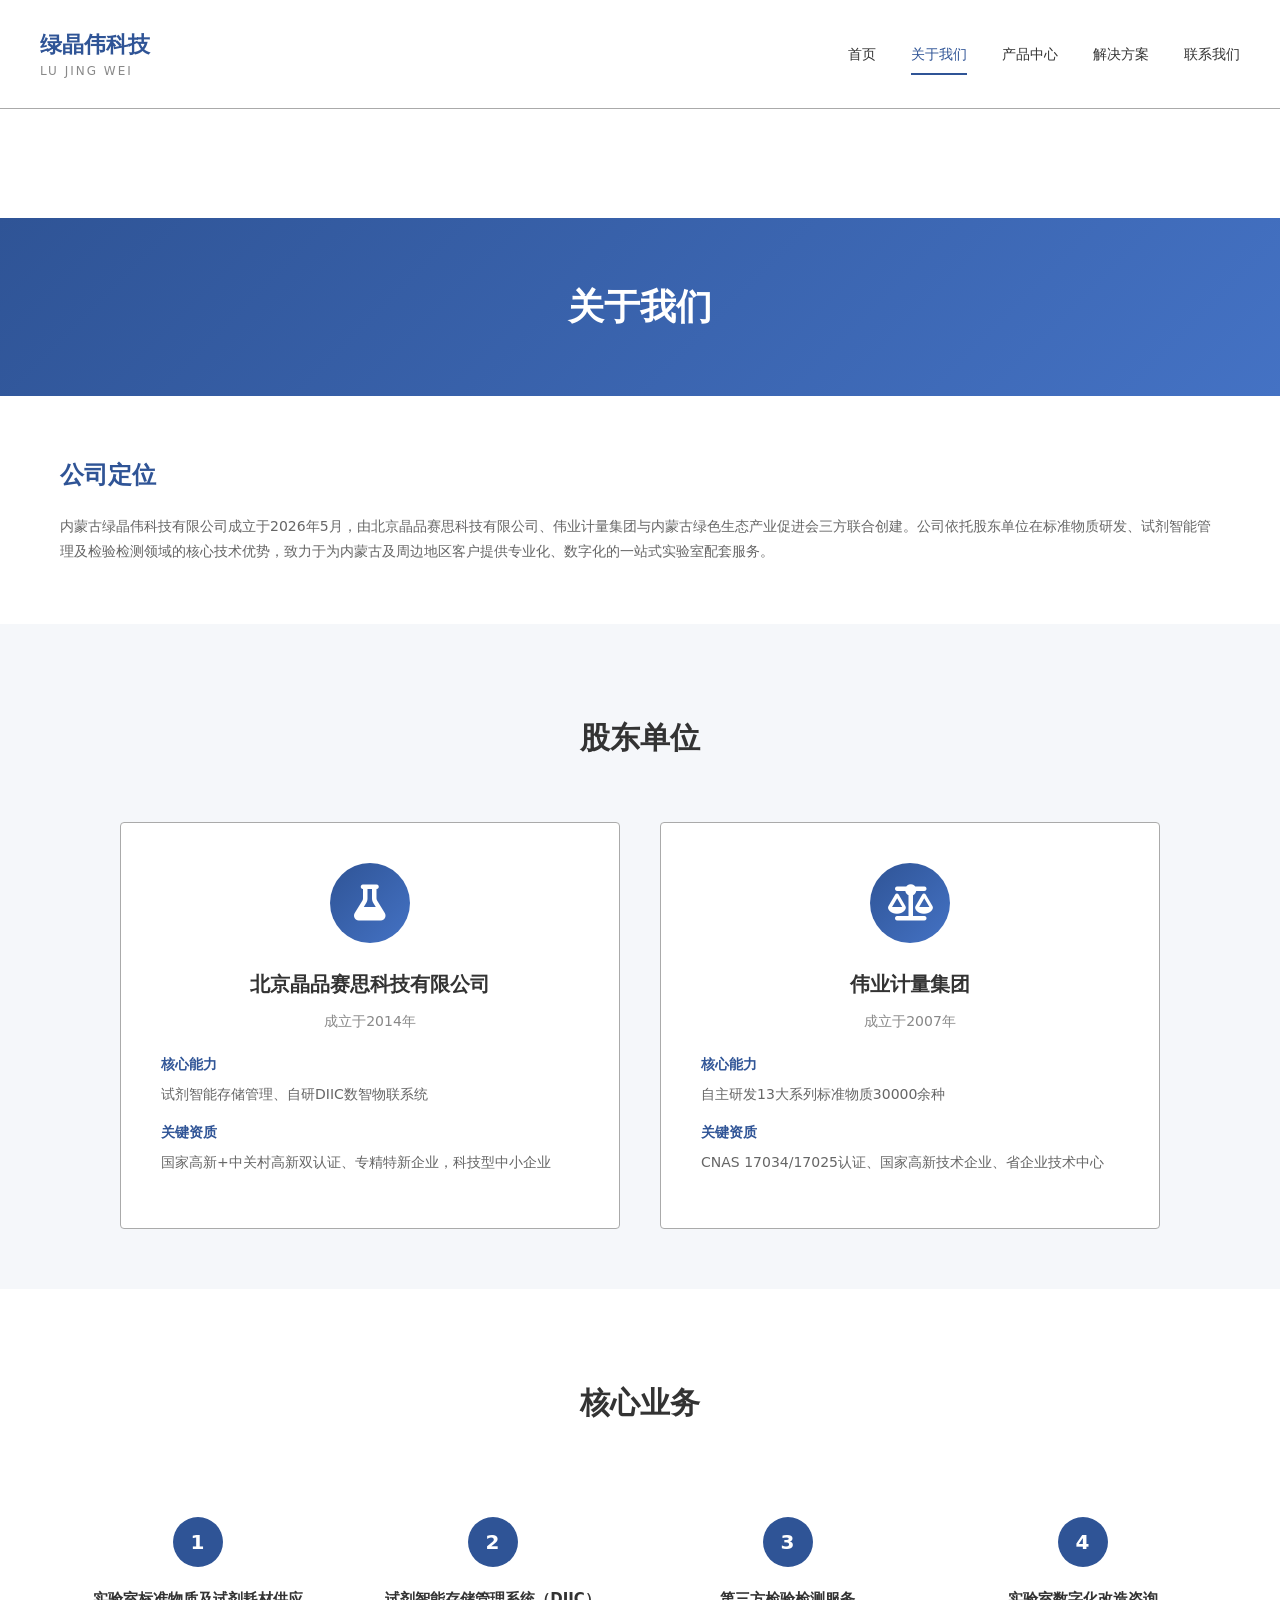
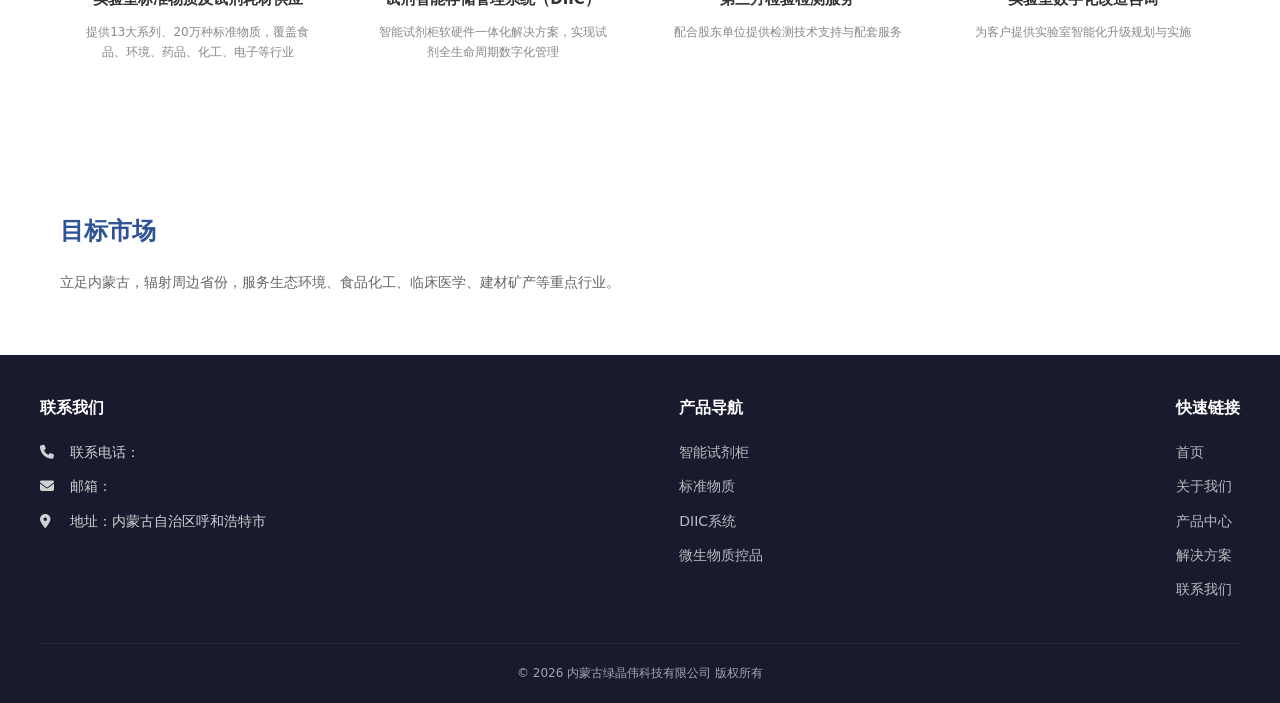
<file: about.html>
<!DOCTYPE html>
<html lang="zh-CN">
<head>
    <meta charset="UTF-8">
    <meta name="viewport" content="width=device-width, initial-scale=1.0">
    <title>关于我们 - 内蒙古绿晶伟科技有限公司</title>
    <meta name="description" content="内蒙古绿晶伟科技有限公司成立于2026年，由北京晶品赛思科技有限公司、伟业计量集团与内蒙古绿色生态产业促进会三方联合创建">
    <link rel="stylesheet" href="style.css">
    <link rel="stylesheet" href="https://cdnjs.cloudflare.com/ajax/libs/font-awesome/6.4.0/css/all.min.css">
</head>
<body>
    <!-- 头部导航 -->
    <header class="header">
        <div class="header-inner">
            <div class="logo">
                <div class="logo-text">
                    <h1>绿晶伟科技</h1>
                    <span>LU JING WEI</span>
                </div>
            </div>
            <nav class="nav">
                <a href="index.html">首页</a>
                <a href="about.html" class="active">关于我们</a>
                <a href="products.html">产品中心</a>
                <a href="solutions.html">解决方案</a>
                <a href="contact.html">联系我们</a>
            </nav>
        </div>
    </header>

    <!-- 页面标题 -->
    <section class="page-title">
        <h2>关于我们</h2>
    </section>

    <!-- 公司简介 -->
    <section class="about-main">
        <div class="about-container">
            <div class="about-content">
                <h2>公司定位</h2>
                <p>内蒙古绿晶伟科技有限公司成立于2026年5月，由北京晶品赛思科技有限公司、伟业计量集团与内蒙古绿色生态产业促进会三方联合创建。公司依托股东单位在标准物质研发、试剂智能管理及检验检测领域的核心技术优势，致力于为内蒙古及周边地区客户提供专业化、数字化的一站式实验室配套服务。</p>
            </div>
        </div>
    </section>

    <!-- 股东单位 -->
    <section class="about-shareholders">
        <div class="section-header">
            <h2>股东单位</h2>
        </div>
        <div class="shareholders-container">
            <div class="shareholder-card">
                <div class="shareholder-icon">
                    <i class="fas fa-flask"></i>
                </div>
                <h3>北京晶品赛思科技有限公司</h3>
                <p class="year">成立于2014年</p>
                <div class="capability">
                    <h4>核心能力</h4>
                    <p>试剂智能存储管理、自研DIIC数智物联系统</p>
                </div>
                <div class="qualification">
                    <h4>关键资质</h4>
                    <p>国家高新+中关村高新双认证、专精特新企业，科技型中小企业</p>
                </div>
            </div>
            <div class="shareholder-card">
                <div class="shareholder-icon">
                    <i class="fas fa-balance-scale"></i>
                </div>
                <h3>伟业计量集团</h3>
                <p class="year">成立于2007年</p>
                <div class="capability">
                    <h4>核心能力</h4>
                    <p>自主研发13大系列标准物质30000余种</p>
                </div>
                <div class="qualification">
                    <h4>关键资质</h4>
                    <p>CNAS 17034/17025认证、国家高新技术企业、省企业技术中心</p>
                </div>
            </div>
        </div>
    </section>

    <!-- 核心业务 -->
    <section class="about-business">
        <div class="section-header">
            <h2>核心业务</h2>
        </div>
        <div class="business-container">
            <div class="business-item">
                <div class="business-num">1</div>
                <h3>实验室标准物质及试剂耗材供应</h3>
                <p>提供13大系列、20万种标准物质，覆盖食品、环境、药品、化工、电子等行业</p>
            </div>
            <div class="business-item">
                <div class="business-num">2</div>
                <h3>试剂智能存储管理系统（DIIC）</h3>
                <p>智能试剂柜软硬件一体化解决方案，实现试剂全生命周期数字化管理</p>
            </div>
            <div class="business-item">
                <div class="business-num">3</div>
                <h3>第三方检验检测服务</h3>
                <p>配合股东单位提供检测技术支持与配套服务</p>
            </div>
            <div class="business-item">
                <div class="business-num">4</div>
                <h3>实验室数字化改造咨询</h3>
                <p>为客户提供实验室智能化升级规划与实施</p>
            </div>
        </div>
    </section>

    <!-- 目标市场 -->
    <section class="about-market">
        <div class="about-container">
            <div class="about-content">
                <h2>目标市场</h2>
                <p>立足内蒙古，辐射周边省份，服务生态环境、食品化工、临床医学、建材矿产等重点行业。</p>
            </div>
        </div>
    </section>

    <!-- 底部 -->
    <footer class="footer">
        <div class="footer-inner">
            <div class="footer-contact">
                <h3>联系我们</h3>
                <p><i class="fas fa-phone"></i> 联系电话：</p>
                <p><i class="fas fa-envelope"></i> 邮箱：</p>
                <p><i class="fas fa-map-marker-alt"></i> 地址：内蒙古自治区呼和浩特市</p>
            </div>
            <div class="footer-nav">
                <h3>产品导航</h3>
                <a href="products.html">智能试剂柜</a>
                <a href="products.html">标准物质</a>
                <a href="products.html">DIIC系统</a>
                <a href="products.html">微生物质控品</a>
            </div>
            <div class="footer-links">
                <h3>快速链接</h3>
                <a href="index.html">首页</a>
                <a href="about.html">关于我们</a>
                <a href="products.html">产品中心</a>
                <a href="solutions.html">解决方案</a>
                <a href="contact.html">联系我们</a>
            </div>
        </div>
        <div class="footer-bottom">
            <p>&copy; 2026 内蒙古绿晶伟科技有限公司 版权所有</p>
        </div>
    </footer>

    <style>
        .page-title {
            background: linear-gradient(135deg, #2F5496 0%, #4472C4 100%);
            padding: 60px 0;
            text-align: center;
            color: #fff;
            margin-top: 109px;
        }
        .page-title h2 {
            font-size: 36px;
        }
        .about-main, .about-market {
            padding: 60px 0;
            background-color: #fff;
        }
        .about-container {
            width: 1200px;
            margin: 0 auto;
            padding: 0 20px;
        }
        .about-content h2 {
            font-size: 24px;
            color: #2F5496;
            margin-bottom: 20px;
        }
        .about-content p {
            font-size: 14px;
            color: #666;
            line-height: 1.8;
        }
        .about-shareholders {
            padding: 40px 0 60px;
            background-color: #f5f7fa;
        }
        .shareholders-container {
            width: 1200px;
            margin: 0 auto;
            display: flex;
            gap: 40px;
            justify-content: center;
            padding: 0 20px;
        }
        .shareholder-card {
            width: 500px;
            background-color: #fff;
            padding: 40px;
            border: 1px solid #aaa;
            border-radius: 4px;
        }
        .shareholder-icon {
            width: 80px;
            height: 80px;
            background: linear-gradient(135deg, #2F5496, #4472C4);
            border-radius: 50%;
            display: flex;
            align-items: center;
            justify-content: center;
            margin: 0 auto 25px;
        }
        .shareholder-icon i {
            font-size: 36px;
            color: #fff;
        }
        .shareholder-card h3 {
            font-size: 20px;
            text-align: center;
            margin-bottom: 10px;
        }
        .shareholder-card .year {
            text-align: center;
            color: #888;
            margin-bottom: 20px;
            font-size: 14px;
        }
        .shareholder-card h4 {
            font-size: 14px;
            color: #2F5496;
            margin-bottom: 8px;
        }
        .shareholder-card p {
            font-size: 14px;
            color: #666;
            line-height: 1.6;
            margin-bottom: 15px;
        }
        .about-business {
            padding: 40px 0 60px;
            background-color: #fff;
        }
        .business-container {
            width: 1200px;
            margin: 0 auto;
            display: grid;
            grid-template-columns: repeat(4, 1fr);
            gap: 20px;
            padding: 0 20px;
        }
        .business-item {
            text-align: center;
            padding: 30px 20px;
        }
        .business-num {
            width: 50px;
            height: 50px;
            background-color: #2F5496;
            color: #fff;
            border-radius: 50%;
            display: flex;
            align-items: center;
            justify-content: center;
            margin: 0 auto 20px;
            font-size: 20px;
            font-weight: bold;
        }
        .business-item h3 {
            font-size: 15px;
            margin-bottom: 12px;
        }
        .business-item p {
            font-size: 12px;
            color: #888;
        }
        @media (max-width: 1200px) {
            .about-container, .shareholders-container, .business-container {
                width: 100%;
            }
        }
        @media (max-width: 768px) {
            .shareholders-container {
                flex-direction: column;
            }
            .shareholder-card {
                width: 100%;
            }
            .business-container {
                grid-template-columns: repeat(2, 1fr);
            }
        }
    </style>

    <script src="script.js"></script>
</body>
</html>
</file>
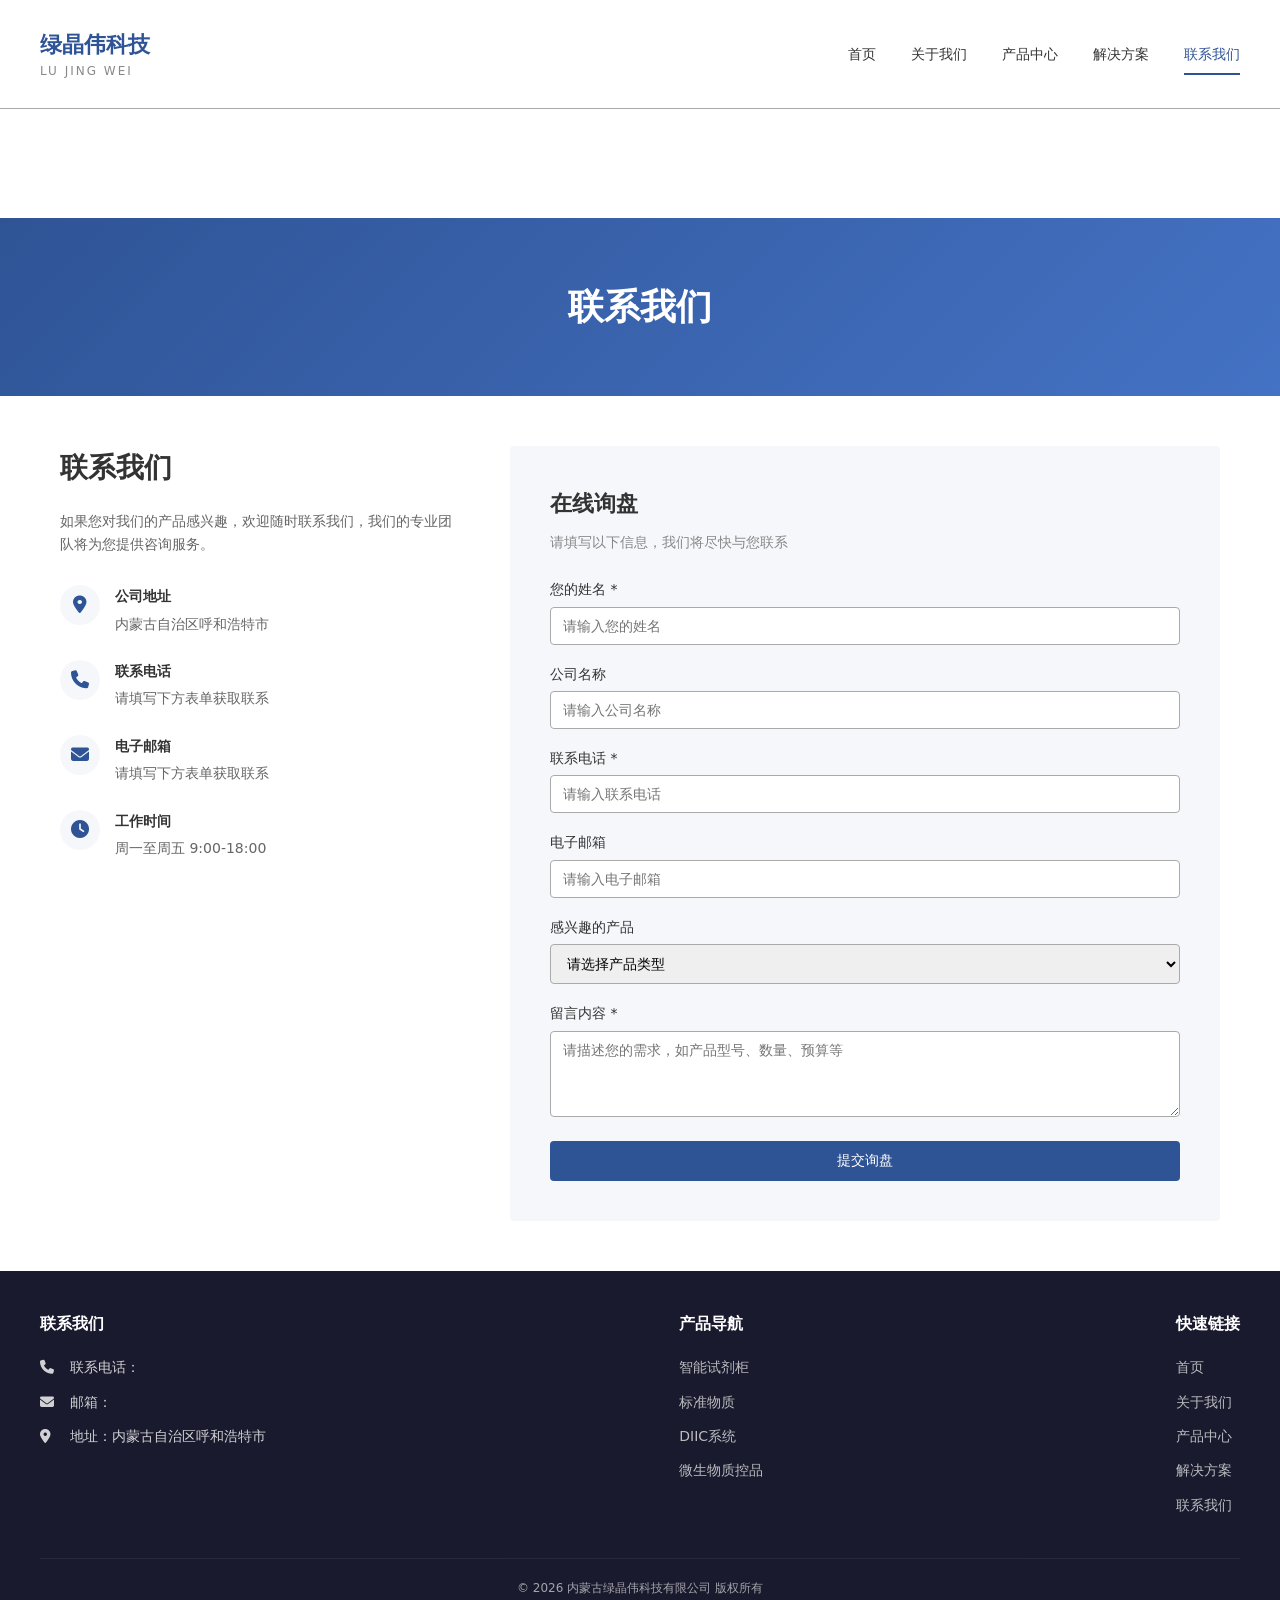
<file: contact.html>
<!DOCTYPE html>
<html lang="zh-CN">
<head>
    <meta charset="UTF-8">
    <meta name="viewport" content="width=device-width, initial-scale=1.0">
    <title>联系我们 - 内蒙古绿晶伟科技有限公司</title>
    <meta name="description" content="联系内蒙古绿晶伟科技有限公司，获取智能试剂柜和标准物质报价">
    <link rel="stylesheet" href="style.css">
    <link rel="stylesheet" href="https://cdnjs.cloudflare.com/ajax/libs/font-awesome/6.4.0/css/all.min.css">
    <style>
        .page-title {
            background: linear-gradient(135deg, #2F5496 0%, #4472C4 100%);
            padding: 60px 0;
            text-align: center;
            color: #fff;
            margin-top: 109px;
        }
        .page-title h2 {
            font-size: 36px;
        }
        .contact-section {
            padding: 50px 0;
            background-color: #fff;
        }
        .contact-container {
            width: 1200px;
            margin: 0 auto;
            display: flex;
            gap: 50px;
            padding: 0 20px;
        }
        .contact-info {
            width: 400px;
            flex-shrink: 0;
        }
        .contact-info h2 {
            font-size: 28px;
            margin-bottom: 20px;
        }
        .contact-info > p {
            font-size: 14px;
            color: #666;
            margin-bottom: 30px;
        }
        .contact-item {
            display: flex;
            gap: 15px;
            margin-bottom: 25px;
        }
        .contact-icon {
            width: 40px;
            height: 40px;
            background-color: #f5f7fa;
            border-radius: 50%;
            display: flex;
            align-items: center;
            justify-content: center;
            flex-shrink: 0;
        }
        .contact-icon i {
            font-size: 18px;
            color: #2F5496;
        }
        .contact-text h4 {
            font-size: 14px;
            margin-bottom: 5px;
        }
        .contact-text p {
            font-size: 14px;
            color: #666;
        }
        .contact-form-wrapper {
            flex: 1;
            background-color: #f5f7fa;
            padding: 40px;
            border-radius: 4px;
        }
        .contact-form-wrapper h2 {
            font-size: 22px;
            margin-bottom: 10px;
        }
        .contact-form-wrapper > p {
            font-size: 14px;
            color: #888;
            margin-bottom: 25px;
        }
        .form-group {
            margin-bottom: 18px;
        }
        .form-group label {
            display: block;
            font-size: 14px;
            margin-bottom: 6px;
            font-weight: 500;
        }
        .form-group input,
        .form-group select,
        .form-group textarea {
            width: 100%;
            padding: 10px 12px;
            border: 1px solid #aaa;
            border-radius: 4px;
            font-size: 14px;
            font-family: inherit;
        }
        .form-group input:focus,
        .form-group select:focus,
        .form-group textarea:focus {
            outline: none;
            border-color: #2F5496;
        }
        .btn-submit {
            width: 100%;
            height: 40px;
            background-color: #2F5496;
            color: #fff;
            border: none;
            border-radius: 4px;
            font-size: 14px;
            cursor: pointer;
            transition: background-color 0.3s;
        }
        .btn-submit:hover {
            background-color: #4472C4;
        }
        @media (max-width: 1200px) {
            .contact-container {
                width: 100%;
            }
        }
        @media (max-width: 768px) {
            .contact-container {
                flex-direction: column;
            }
            .contact-info {
                width: 100%;
            }
        }
    </style>
</head>
<body>
    <!-- 头部导航 -->
    <header class="header">
        <div class="header-inner">
            <div class="logo">
                <div class="logo-text">
                    <h1>绿晶伟科技</h1>
                    <span>LU JING WEI</span>
                </div>
            </div>
            <nav class="nav">
                <a href="index.html">首页</a>
                <a href="about.html">关于我们</a>
                <a href="products.html">产品中心</a>
                <a href="solutions.html">解决方案</a>
                <a href="contact.html" class="active">联系我们</a>
            </nav>
        </div>
    </header>

    <!-- 页面标题 -->
    <section class="page-title">
        <h2>联系我们</h2>
    </section>

    <!-- 联系方式 -->
    <section class="contact-section">
        <div class="contact-container">
            <!-- 联系信息 -->
            <div class="contact-info">
                <h2>联系我们</h2>
                <p>如果您对我们的产品感兴趣，欢迎随时联系我们，我们的专业团队将为您提供咨询服务。</p>

                <div class="contact-item">
                    <div class="contact-icon">
                        <i class="fas fa-map-marker-alt"></i>
                    </div>
                    <div class="contact-text">
                        <h4>公司地址</h4>
                        <p>内蒙古自治区呼和浩特市</p>
                    </div>
                </div>
                <div class="contact-item">
                    <div class="contact-icon">
                        <i class="fas fa-phone"></i>
                    </div>
                    <div class="contact-text">
                        <h4>联系电话</h4>
                        <p>请填写下方表单获取联系</p>
                    </div>
                </div>
                <div class="contact-item">
                    <div class="contact-icon">
                        <i class="fas fa-envelope"></i>
                    </div>
                    <div class="contact-text">
                        <h4>电子邮箱</h4>
                        <p>请填写下方表单获取联系</p>
                    </div>
                </div>
                <div class="contact-item">
                    <div class="contact-icon">
                        <i class="fas fa-clock"></i>
                    </div>
                    <div class="contact-text">
                        <h4>工作时间</h4>
                        <p>周一至周五 9:00-18:00</p>
                    </div>
                </div>
            </div>

            <!-- 在线询盘表单 -->
            <div class="contact-form-wrapper">
                <h2>在线询盘</h2>
                <p>请填写以下信息，我们将尽快与您联系</p>

                <form class="contact-form" id="inquiryForm">
                    <div class="form-group">
                        <label for="name">您的姓名 *</label>
                        <input type="text" id="name" name="name" required placeholder="请输入您的姓名">
                    </div>
                    <div class="form-group">
                        <label for="company">公司名称</label>
                        <input type="text" id="company" name="company" placeholder="请输入公司名称">
                    </div>
                    <div class="form-group">
                        <label for="phone">联系电话 *</label>
                        <input type="tel" id="phone" name="phone" required placeholder="请输入联系电话">
                    </div>
                    <div class="form-group">
                        <label for="email">电子邮箱</label>
                        <input type="email" id="email" name="email" placeholder="请输入电子邮箱">
                    </div>
                    <div class="form-group">
                        <label for="product">感兴趣的产品</label>
                        <select id="product" name="product">
                            <option value="">请选择产品类型</option>
                            <option value="智能试剂柜">智能试剂柜系列</option>
                            <option value="标准物质">标准物质/标品标物</option>
                            <option value="DIIC系统">DIIC数智物联系统</option>
                            <option value="微生物质控品">微生物质控品</option>
                            <option value="其他">其他咨询</option>
                        </select>
                    </div>
                    <div class="form-group">
                        <label for="message">留言内容 *</label>
                        <textarea id="message" name="message" rows="4" required placeholder="请描述您的需求，如产品型号、数量、预算等"></textarea>
                    </div>
                    <button type="submit" class="btn-submit">提交询盘</button>
                </form>
            </div>
        </div>
    </section>

    <!-- 底部 -->
    <footer class="footer">
        <div class="footer-inner">
            <div class="footer-contact">
                <h3>联系我们</h3>
                <p><i class="fas fa-phone"></i> 联系电话：</p>
                <p><i class="fas fa-envelope"></i> 邮箱：</p>
                <p><i class="fas fa-map-marker-alt"></i> 地址：内蒙古自治区呼和浩特市</p>
            </div>
            <div class="footer-nav">
                <h3>产品导航</h3>
                <a href="products.html">智能试剂柜</a>
                <a href="products.html">标准物质</a>
                <a href="products.html">DIIC系统</a>
                <a href="products.html">微生物质控品</a>
            </div>
            <div class="footer-links">
                <h3>快速链接</h3>
                <a href="index.html">首页</a>
                <a href="about.html">关于我们</a>
                <a href="products.html">产品中心</a>
                <a href="solutions.html">解决方案</a>
                <a href="contact.html">联系我们</a>
            </div>
        </div>
        <div class="footer-bottom">
            <p>&copy; 2026 内蒙古绿晶伟科技有限公司 版权所有</p>
        </div>
    </footer>

    <script src="script.js"></script>
</body>
</html>
</file>
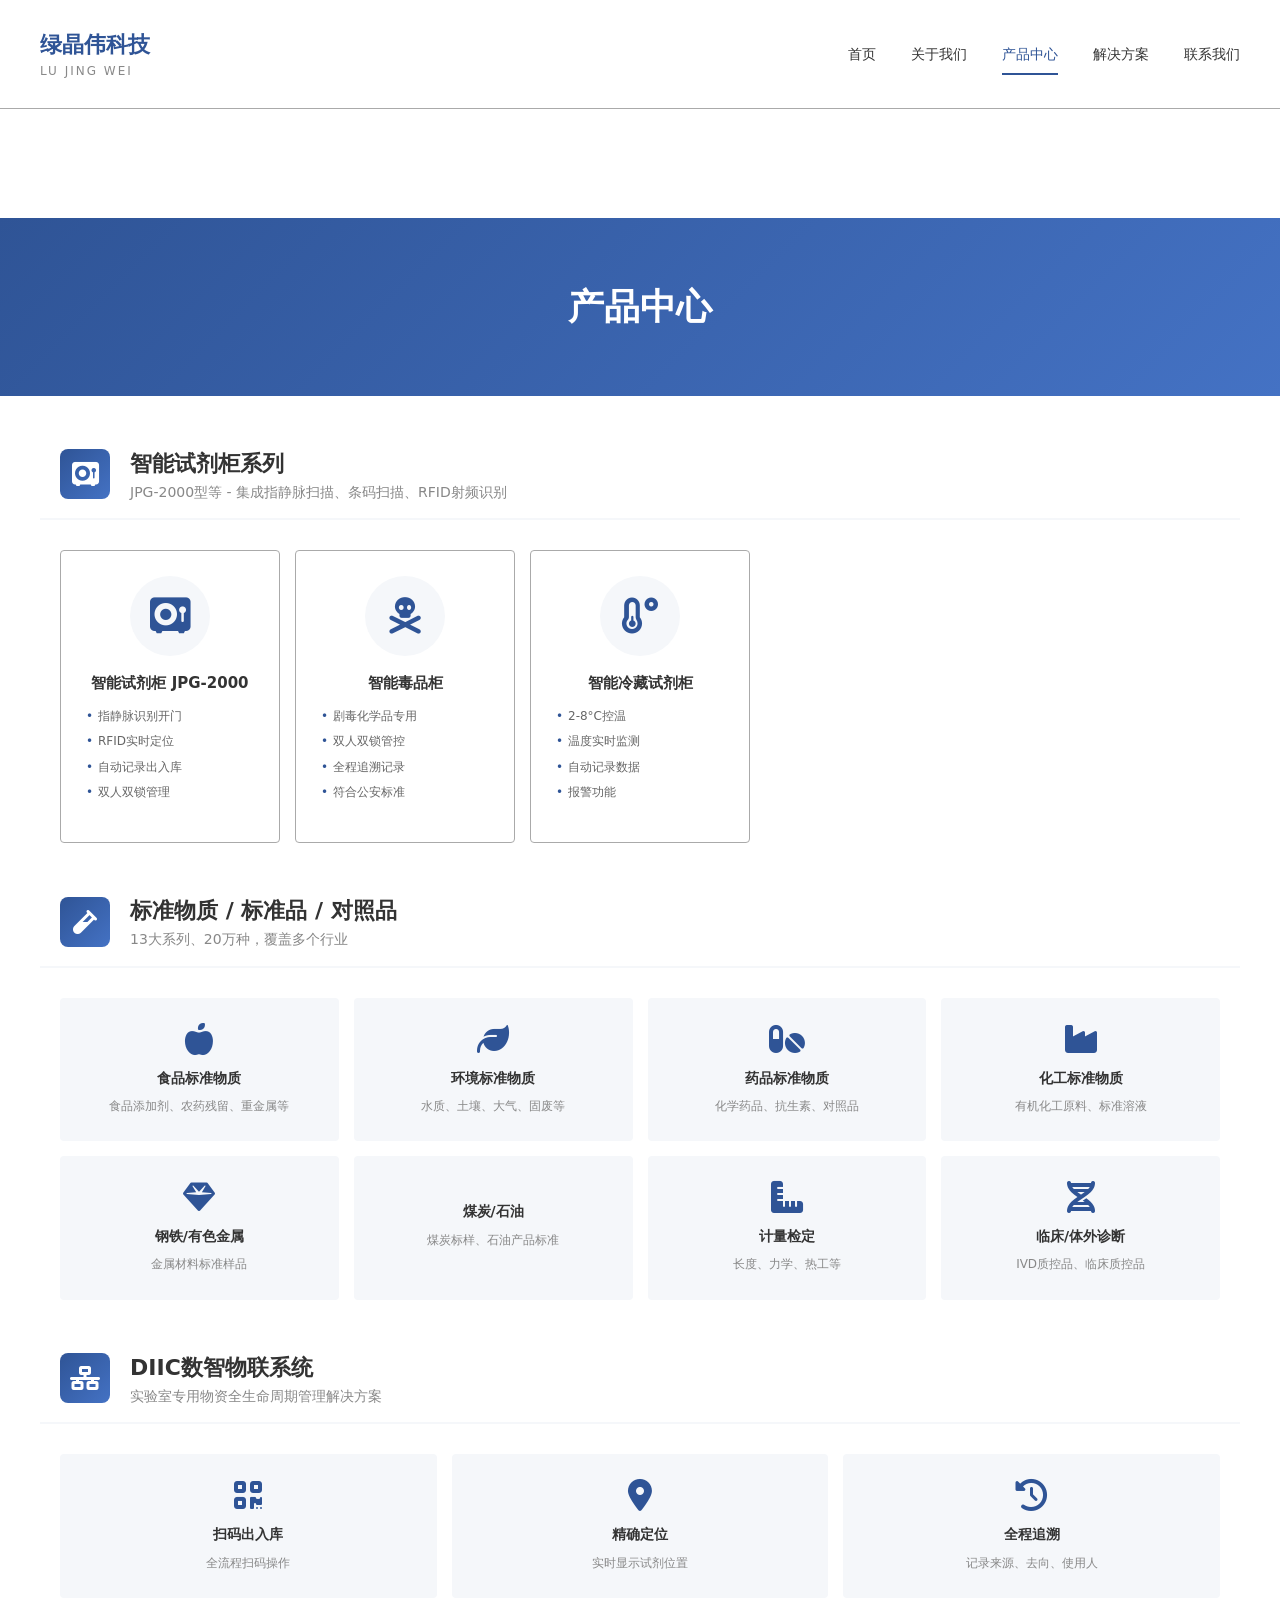
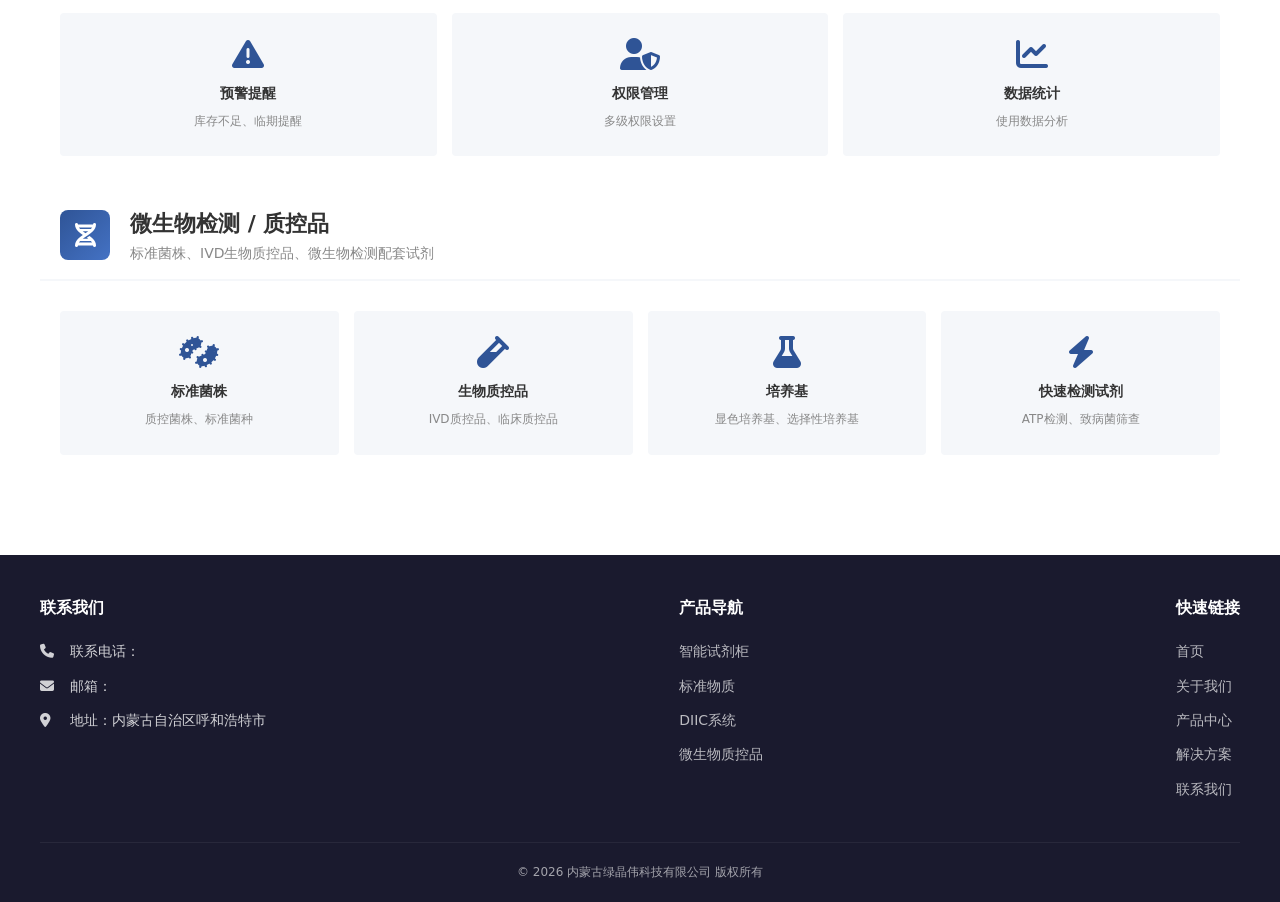
<file: products.html>
<!DOCTYPE html>
<html lang="zh-CN">
<head>
    <meta charset="UTF-8">
    <meta name="viewport" content="width=device-width, initial-scale=1.0">
    <title>产品中心 - 内蒙古绿晶伟科技有限公司</title>
    <meta name="description" content="内蒙古绿晶伟科技提供智能试剂柜、DIIC数智物联系统、标准物质、微生物质控品等全系列产品">
    <link rel="stylesheet" href="style.css">
    <link rel="stylesheet" href="https://cdnjs.cloudflare.com/ajax/libs/font-awesome/6.4.0/css/all.min.css">
    <style>
        .page-title {
            background: linear-gradient(135deg, #2F5496 0%, #4472C4 100%);
            padding: 60px 0;
            text-align: center;
            color: #fff;
            margin-top: 109px;
        }
        .page-title h2 {
            font-size: 36px;
        }
        .products-section {
            padding: 50px 0;
            background-color: #fff;
        }
        .product-category {
            margin-bottom: 50px;
        }
        .category-header {
            width: 1200px;
            margin: 0 auto 30px;
            padding: 0 20px;
            display: flex;
            align-items: center;
            gap: 20px;
            border-bottom: 2px solid #f5f7fa;
            padding-bottom: 15px;
        }
        .category-icon {
            width: 50px;
            height: 50px;
            background: linear-gradient(135deg, #2F5496, #4472C4);
            border-radius: 8px;
            display: flex;
            align-items: center;
            justify-content: center;
        }
        .category-icon i {
            font-size: 24px;
            color: #fff;
        }
        .category-info h2 {
            font-size: 22px;
        }
        .category-info p {
            font-size: 14px;
            color: #888;
        }
        .products-grid {
            width: 1200px;
            margin: 0 auto;
            display: flex;
            gap: 15px;
            overflow-x: auto;
            padding: 0 20px;
        }
        .product-detail-card {
            width: 220px;
            flex-shrink: 0;
            background-color: #fff;
            border: 1px solid #aaa;
            border-radius: 4px;
            padding: 25px;
            text-align: center;
            transition: all 0.3s;
        }
        .product-detail-card:hover {
            box-shadow: 0 4px 15px rgba(0,0,0,0.1);
        }
        .product-image {
            width: 80px;
            height: 80px;
            background-color: #f5f7fa;
            border-radius: 50%;
            display: flex;
            align-items: center;
            justify-content: center;
            margin: 0 auto 15px;
        }
        .product-image i {
            font-size: 36px;
            color: #2F5496;
        }
        .product-detail-card h3 {
            font-size: 15px;
            margin-bottom: 12px;
        }
        .product-detail-card ul {
            text-align: left;
            margin-bottom: 15px;
        }
        .product-detail-card li {
            font-size: 12px;
            color: #666;
            margin-bottom: 6px;
            padding-left: 12px;
            position: relative;
        }
        .product-detail-card li::before {
            content: '•';
            position: absolute;
            left: 0;
            color: #2F5496;
        }
        .standards-grid {
            width: 1200px;
            margin: 0 auto;
            display: grid;
            grid-template-columns: repeat(4, 1fr);
            gap: 15px;
            padding: 0 20px;
        }
        .standard-item {
            background-color: #f5f7fa;
            padding: 25px;
            border-radius: 4px;
            text-align: center;
            transition: all 0.3s;
        }
        .standard-item:hover {
            background-color: #2F5496;
            color: #fff;
        }
        .standard-item:hover i {
            color: #fff;
        }
        .standard-item i {
            font-size: 32px;
            color: #2F5496;
            margin-bottom: 12px;
        }
        .standard-item h3 {
            font-size: 14px;
            margin-bottom: 8px;
        }
        .standard-item p {
            font-size: 12px;
            color: #888;
        }
        .diic-features {
            width: 1200px;
            margin: 0 auto;
            display: grid;
            grid-template-columns: repeat(3, 1fr);
            gap: 15px;
            padding: 0 20px;
        }
        .diic-feature {
            background-color: #f5f7fa;
            padding: 25px;
            border-radius: 4px;
            text-align: center;
        }
        .diic-feature i {
            font-size: 32px;
            color: #2F5496;
            margin-bottom: 12px;
        }
        .diic-feature h4 {
            font-size: 14px;
            margin-bottom: 8px;
        }
        .diic-feature p {
            font-size: 12px;
            color: #888;
        }
        @media (max-width: 1200px) {
            .category-header, .products-grid, .standards-grid, .diic-features {
                width: 100%;
            }
        }
        @media (max-width: 768px) {
            .standards-grid {
                grid-template-columns: repeat(2, 1fr);
            }
            .diic-features {
                grid-template-columns: 1fr;
            }
        }
    </style>
</head>
<body>
    <!-- 头部导航 -->
    <header class="header">
        <div class="header-inner">
            <div class="logo">
                <div class="logo-text">
                    <h1>绿晶伟科技</h1>
                    <span>LU JING WEI</span>
                </div>
            </div>
            <nav class="nav">
                <a href="index.html">首页</a>
                <a href="about.html">关于我们</a>
                <a href="products.html" class="active">产品中心</a>
                <a href="solutions.html">解决方案</a>
                <a href="contact.html">联系我们</a>
            </nav>
        </div>
    </header>

    <!-- 页面标题 -->
    <section class="page-title">
        <h2>产品中心</h2>
    </section>

    <!-- 产品列表 -->
    <section class="products-section">
        <!-- 智能试剂柜 -->
        <div class="product-category">
            <div class="category-header">
                <div class="category-icon"><i class="fas fa-vault"></i></div>
                <div class="category-info">
                    <h2>智能试剂柜系列</h2>
                    <p>JPG-2000型等 - 集成指静脉扫描、条码扫描、RFID射频识别</p>
                </div>
            </div>
            <div class="products-grid">
                <div class="product-detail-card">
                    <div class="product-image"><i class="fas fa-vault"></i></div>
                    <h3>智能试剂柜 JPG-2000</h3>
                    <ul>
                        <li>指静脉识别开门</li>
                        <li>RFID实时定位</li>
                        <li>自动记录出入库</li>
                        <li>双人双锁管理</li>
                    </ul>
                </div>
                <div class="product-detail-card">
                    <div class="product-image"><i class="fas fa-skull-crossbones"></i></div>
                    <h3>智能毒品柜</h3>
                    <ul>
                        <li>剧毒化学品专用</li>
                        <li>双人双锁管控</li>
                        <li>全程追溯记录</li>
                        <li>符合公安标准</li>
                    </ul>
                </div>
                <div class="product-detail-card">
                    <div class="product-image"><i class="fas fa-temperature-low"></i></div>
                    <h3>智能冷藏试剂柜</h3>
                    <ul>
                        <li>2-8°C控温</li>
                        <li>温度实时监测</li>
                        <li>自动记录数据</li>
                        <li>报警功能</li>
                    </ul>
                </div>
            </div>
        </div>

        <!-- 标准物质 -->
        <div class="product-category">
            <div class="category-header">
                <div class="category-icon"><i class="fas fa-vial"></i></div>
                <div class="category-info">
                    <h2>标准物质 / 标准品 / 对照品</h2>
                    <p>13大系列、20万种，覆盖多个行业</p>
                </div>
            </div>
            <div class="standards-grid">
                <div class="standard-item">
                    <i class="fas fa-apple-alt"></i>
                    <h3>食品标准物质</h3>
                    <p>食品添加剂、农药残留、重金属等</p>
                </div>
                <div class="standard-item">
                    <i class="fas fa-leaf"></i>
                    <h3>环境标准物质</h3>
                    <p>水质、土壤、大气、固废等</p>
                </div>
                <div class="standard-item">
                    <i class="fas fa-pills"></i>
                    <h3>药品标准物质</h3>
                    <p>化学药品、抗生素、对照品</p>
                </div>
                <div class="standard-item">
                    <i class="fas fa-industry"></i>
                    <h3>化工标准物质</h3>
                    <p>有机化工原料、标准溶液</p>
                </div>
                <div class="standard-item">
                    <i class="fas fa-gem"></i>
                    <h3>钢铁/有色金属</h3>
                    <p>金属材料标准样品</p>
                </div>
                <div class="standard-item">
                    <i class="fas fa-coal"></i>
                    <h3>煤炭/石油</h3>
                    <p>煤炭标样、石油产品标准</p>
                </div>
                <div class="standard-item">
                    <i class="fas fa-ruler-combined"></i>
                    <h3>计量检定</h3>
                    <p>长度、力学、热工等</p>
                </div>
                <div class="standard-item">
                    <i class="fas fa-dna"></i>
                    <h3>临床/体外诊断</h3>
                    <p>IVD质控品、临床质控品</p>
                </div>
            </div>
        </div>

        <!-- DIIC系统 -->
        <div class="product-category">
            <div class="category-header">
                <div class="category-icon"><i class="fas fa-network-wired"></i></div>
                <div class="category-info">
                    <h2>DIIC数智物联系统</h2>
                    <p>实验室专用物资全生命周期管理解决方案</p>
                </div>
            </div>
            <div class="diic-features">
                <div class="diic-feature">
                    <i class="fas fa-qrcode"></i>
                    <h4>扫码出入库</h4>
                    <p>全流程扫码操作</p>
                </div>
                <div class="diic-feature">
                    <i class="fas fa-map-marker-alt"></i>
                    <h4>精确定位</h4>
                    <p>实时显示试剂位置</p>
                </div>
                <div class="diic-feature">
                    <i class="fas fa-history"></i>
                    <h4>全程追溯</h4>
                    <p>记录来源、去向、使用人</p>
                </div>
                <div class="diic-feature">
                    <i class="fas fa-exclamation-triangle"></i>
                    <h4>预警提醒</h4>
                    <p>库存不足、临期提醒</p>
                </div>
                <div class="diic-feature">
                    <i class="fas fa-user-shield"></i>
                    <h4>权限管理</h4>
                    <p>多级权限设置</p>
                </div>
                <div class="diic-feature">
                    <i class="fas fa-chart-line"></i>
                    <h4>数据统计</h4>
                    <p>使用数据分析</p>
                </div>
            </div>
        </div>

        <!-- 微生物质控品 -->
        <div class="product-category">
            <div class="category-header">
                <div class="category-icon"><i class="fas fa-dna"></i></div>
                <div class="category-info">
                    <h2>微生物检测 / 质控品</h2>
                    <p>标准菌株、IVD生物质控品、微生物检测配套试剂</p>
                </div>
            </div>
            <div class="standards-grid">
                <div class="standard-item">
                    <i class="fas fa-bacteria"></i>
                    <h3>标准菌株</h3>
                    <p>质控菌株、标准菌种</p>
                </div>
                <div class="standard-item">
                    <i class="fas fa-vial"></i>
                    <h3>生物质控品</h3>
                    <p>IVD质控品、临床质控品</p>
                </div>
                <div class="standard-item">
                    <i class="fas fa-flask"></i>
                    <h3>培养基</h3>
                    <p>显色培养基、选择性培养基</p>
                </div>
                <div class="standard-item">
                    <i class="fas fa-bolt"></i>
                    <h3>快速检测试剂</h3>
                    <p>ATP检测、致病菌筛查</p>
                </div>
            </div>
        </div>
    </section>

    <!-- 底部 -->
    <footer class="footer">
        <div class="footer-inner">
            <div class="footer-contact">
                <h3>联系我们</h3>
                <p><i class="fas fa-phone"></i> 联系电话：</p>
                <p><i class="fas fa-envelope"></i> 邮箱：</p>
                <p><i class="fas fa-map-marker-alt"></i> 地址：内蒙古自治区呼和浩特市</p>
            </div>
            <div class="footer-nav">
                <h3>产品导航</h3>
                <a href="products.html">智能试剂柜</a>
                <a href="products.html">标准物质</a>
                <a href="products.html">DIIC系统</a>
                <a href="products.html">微生物质控品</a>
            </div>
            <div class="footer-links">
                <h3>快速链接</h3>
                <a href="index.html">首页</a>
                <a href="about.html">关于我们</a>
                <a href="products.html">产品中心</a>
                <a href="solutions.html">解决方案</a>
                <a href="contact.html">联系我们</a>
            </div>
        </div>
        <div class="footer-bottom">
            <p>&copy; 2026 内蒙古绿晶伟科技有限公司 版权所有</p>
        </div>
    </footer>

    <script src="script.js"></script>
</body>
</html>
</file>
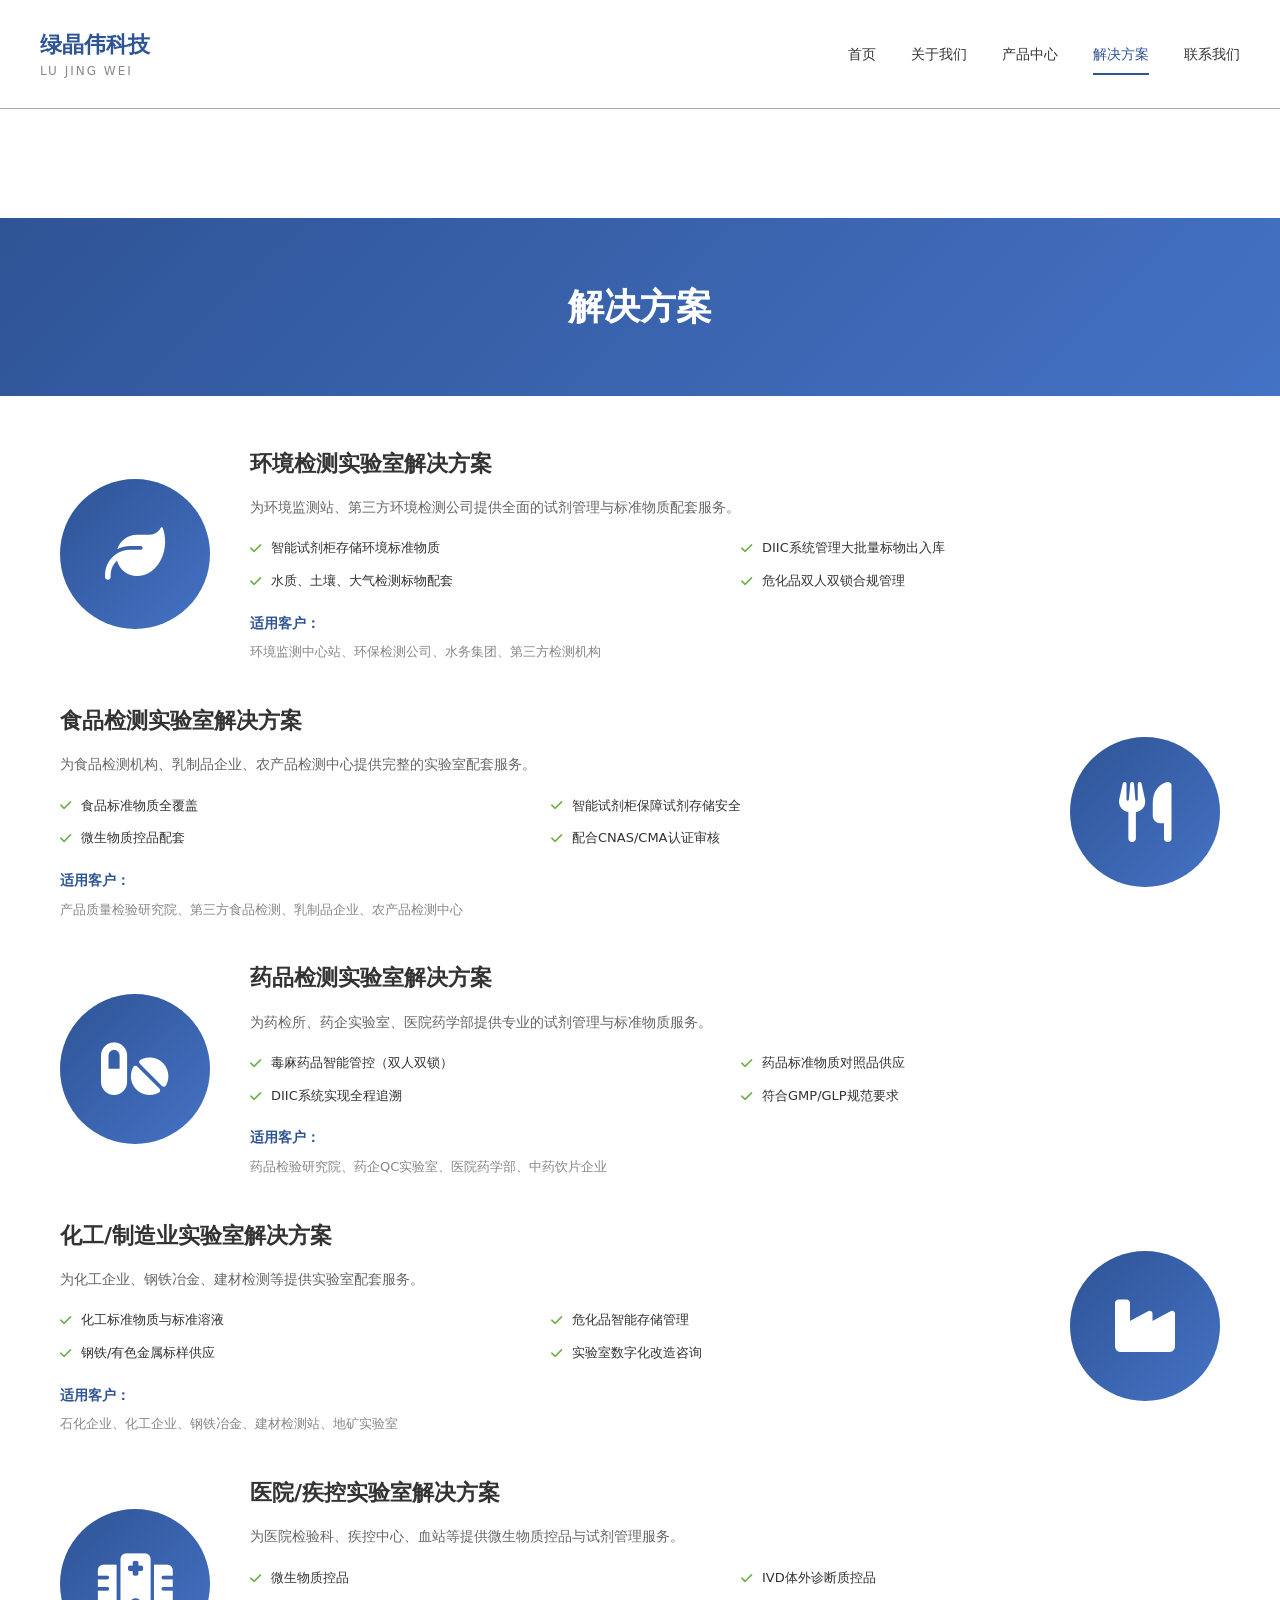
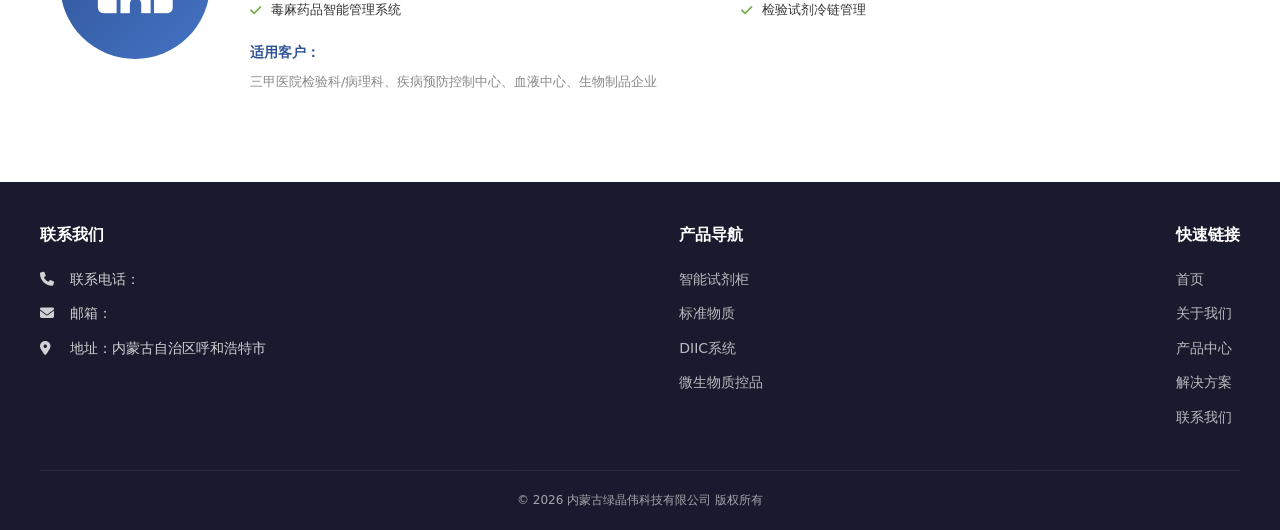
<file: solutions.html>
<!DOCTYPE html>
<html lang="zh-CN">
<head>
    <meta charset="UTF-8">
    <meta name="viewport" content="width=device-width, initial-scale=1.0">
    <title>解决方案 - 内蒙古绿晶伟科技有限公司</title>
    <meta name="description" content="内蒙古绿晶伟科技为环境检测、食品、药品、化工等行业提供实验室智能化解决方案">
    <link rel="stylesheet" href="style.css">
    <link rel="stylesheet" href="https://cdnjs.cloudflare.com/ajax/libs/font-awesome/6.4.0/css/all.min.css">
    <style>
        .page-title {
            background: linear-gradient(135deg, #2F5496 0%, #4472C4 100%);
            padding: 60px 0;
            text-align: center;
            color: #fff;
            margin-top: 109px;
        }
        .page-title h2 {
            font-size: 36px;
        }
        .solutions-section {
            padding: 50px 0;
            background-color: #fff;
        }
        .solution-card {
            width: 1200px;
            margin: 0 auto 40px;
            padding: 0 20px;
            display: flex;
            gap: 40px;
            align-items: center;
        }
        .solution-card.reverse {
            flex-direction: row-reverse;
        }
        .solution-icon {
            width: 150px;
            height: 150px;
            background: linear-gradient(135deg, #2F5496, #4472C4);
            border-radius: 50%;
            display: flex;
            align-items: center;
            justify-content: center;
            flex-shrink: 0;
        }
        .solution-icon i {
            font-size: 60px;
            color: #fff;
        }
        .solution-content {
            flex: 1;
        }
        .solution-content h2 {
            font-size: 22px;
            margin-bottom: 15px;
        }
        .solution-content > p {
            font-size: 14px;
            color: #666;
            margin-bottom: 20px;
            line-height: 1.6;
        }
        .solution-features {
            display: grid;
            grid-template-columns: repeat(2, 1fr);
            gap: 12px;
            margin-bottom: 20px;
        }
        .feature {
            display: flex;
            align-items: center;
            gap: 10px;
            font-size: 13px;
        }
        .feature i {
            color: #70AD47;
        }
        .solution-target h4 {
            font-size: 14px;
            color: #2F5496;
            margin-bottom: 8px;
        }
        .solution-target p {
            font-size: 13px;
            color: #888;
        }
        @media (max-width: 1200px) {
            .solution-card {
                width: 100%;
            }
        }
        @media (max-width: 768px) {
            .solution-card, .solution-card.reverse {
                flex-direction: column;
                text-align: center;
            }
            .solution-features {
                text-align: left;
            }
        }
    </style>
</head>
<body>
    <!-- 头部导航 -->
    <header class="header">
        <div class="header-inner">
            <div class="logo">
                <div class="logo-text">
                    <h1>绿晶伟科技</h1>
                    <span>LU JING WEI</span>
                </div>
            </div>
            <nav class="nav">
                <a href="index.html">首页</a>
                <a href="about.html">关于我们</a>
                <a href="products.html">产品中心</a>
                <a href="solutions.html" class="active">解决方案</a>
                <a href="contact.html">联系我们</a>
            </nav>
        </div>
    </header>

    <!-- 页面标题 -->
    <section class="page-title">
        <h2>解决方案</h2>
    </section>

    <!-- 解决方案列表 -->
    <section class="solutions-section">
        <!-- 环境检测 -->
        <div class="solution-card">
            <div class="solution-icon">
                <i class="fas fa-leaf"></i>
            </div>
            <div class="solution-content">
                <h2>环境检测实验室解决方案</h2>
                <p>为环境监测站、第三方环境检测公司提供全面的试剂管理与标准物质配套服务。</p>
                <div class="solution-features">
                    <div class="feature"><i class="fas fa-check"></i><span>智能试剂柜存储环境标准物质</span></div>
                    <div class="feature"><i class="fas fa-check"></i><span>DIIC系统管理大批量标物出入库</span></div>
                    <div class="feature"><i class="fas fa-check"></i><span>水质、土壤、大气检测标物配套</span></div>
                    <div class="feature"><i class="fas fa-check"></i><span>危化品双人双锁合规管理</span></div>
                </div>
                <div class="solution-target">
                    <h4>适用客户：</h4>
                    <p>环境监测中心站、环保检测公司、水务集团、第三方检测机构</p>
                </div>
            </div>
        </div>

        <!-- 食品检测 -->
        <div class="solution-card reverse">
            <div class="solution-icon">
                <i class="fas fa-utensils"></i>
            </div>
            <div class="solution-content">
                <h2>食品检测实验室解决方案</h2>
                <p>为食品检测机构、乳制品企业、农产品检测中心提供完整的实验室配套服务。</p>
                <div class="solution-features">
                    <div class="feature"><i class="fas fa-check"></i><span>食品标准物质全覆盖</span></div>
                    <div class="feature"><i class="fas fa-check"></i><span>智能试剂柜保障试剂存储安全</span></div>
                    <div class="feature"><i class="fas fa-check"></i><span>微生物质控品配套</span></div>
                    <div class="feature"><i class="fas fa-check"></i><span>配合CNAS/CMA认证审核</span></div>
                </div>
                <div class="solution-target">
                    <h4>适用客户：</h4>
                    <p>产品质量检验研究院、第三方食品检测、乳制品企业、农产品检测中心</p>
                </div>
            </div>
        </div>

        <!-- 药品检测 -->
        <div class="solution-card">
            <div class="solution-icon">
                <i class="fas fa-pills"></i>
            </div>
            <div class="solution-content">
                <h2>药品检测实验室解决方案</h2>
                <p>为药检所、药企实验室、医院药学部提供专业的试剂管理与标准物质服务。</p>
                <div class="solution-features">
                    <div class="feature"><i class="fas fa-check"></i><span>毒麻药品智能管控（双人双锁）</span></div>
                    <div class="feature"><i class="fas fa-check"></i><span>药品标准物质对照品供应</span></div>
                    <div class="feature"><i class="fas fa-check"></i><span>DIIC系统实现全程追溯</span></div>
                    <div class="feature"><i class="fas fa-check"></i><span>符合GMP/GLP规范要求</span></div>
                </div>
                <div class="solution-target">
                    <h4>适用客户：</h4>
                    <p>药品检验研究院、药企QC实验室、医院药学部、中药饮片企业</p>
                </div>
            </div>
        </div>

        <!-- 化工/制造业 -->
        <div class="solution-card reverse">
            <div class="solution-icon">
                <i class="fas fa-industry"></i>
            </div>
            <div class="solution-content">
                <h2>化工/制造业实验室解决方案</h2>
                <p>为化工企业、钢铁冶金、建材检测等提供实验室配套服务。</p>
                <div class="solution-features">
                    <div class="feature"><i class="fas fa-check"></i><span>化工标准物质与标准溶液</span></div>
                    <div class="feature"><i class="fas fa-check"></i><span>危化品智能存储管理</span></div>
                    <div class="feature"><i class="fas fa-check"></i><span>钢铁/有色金属标样供应</span></div>
                    <div class="feature"><i class="fas fa-check"></i><span>实验室数字化改造咨询</span></div>
                </div>
                <div class="solution-target">
                    <h4>适用客户：</h4>
                    <p>石化企业、化工企业、钢铁冶金、建材检测站、地矿实验室</p>
                </div>
            </div>
        </div>

        <!-- 医院/疾控 -->
        <div class="solution-card">
            <div class="solution-icon">
                <i class="fas fa-hospital"></i>
            </div>
            <div class="solution-content">
                <h2>医院/疾控实验室解决方案</h2>
                <p>为医院检验科、疾控中心、血站等提供微生物质控品与试剂管理服务。</p>
                <div class="solution-features">
                    <div class="feature"><i class="fas fa-check"></i><span>微生物质控品</span></div>
                    <div class="feature"><i class="fas fa-check"></i><span>IVD体外诊断质控品</span></div>
                    <div class="feature"><i class="fas fa-check"></i><span>毒麻药品智能管理系统</span></div>
                    <div class="feature"><i class="fas fa-check"></i><span>检验试剂冷链管理</span></div>
                </div>
                <div class="solution-target">
                    <h4>适用客户：</h4>
                    <p>三甲医院检验科/病理科、疾病预防控制中心、血液中心、生物制品企业</p>
                </div>
            </div>
        </div>
    </section>

    <!-- 底部 -->
    <footer class="footer">
        <div class="footer-inner">
            <div class="footer-contact">
                <h3>联系我们</h3>
                <p><i class="fas fa-phone"></i> 联系电话：</p>
                <p><i class="fas fa-envelope"></i> 邮箱：</p>
                <p><i class="fas fa-map-marker-alt"></i> 地址：内蒙古自治区呼和浩特市</p>
            </div>
            <div class="footer-nav">
                <h3>产品导航</h3>
                <a href="products.html">智能试剂柜</a>
                <a href="products.html">标准物质</a>
                <a href="products.html">DIIC系统</a>
                <a href="products.html">微生物质控品</a>
            </div>
            <div class="footer-links">
                <h3>快速链接</h3>
                <a href="index.html">首页</a>
                <a href="about.html">关于我们</a>
                <a href="products.html">产品中心</a>
                <a href="solutions.html">解决方案</a>
                <a href="contact.html">联系我们</a>
            </div>
        </div>
        <div class="footer-bottom">
            <p>&copy; 2026 内蒙古绿晶伟科技有限公司 版权所有</p>
        </div>
    </footer>

    <script src="script.js"></script>
</body>
</html>
</file>
<file: style.css>
/* ===== 全局样式 ===== */
* {
    margin: 0;
    padding: 0;
    box-sizing: border-box;
}

:root {
    --primary: #2F5496;
    --secondary: #4472C4;
    --accent: #abc1e5;
    --text-dark: #333333;
    --text-light: #666666;
    --text-gray: #888888;
    --bg-light: #f5f7fa;
    --white: #ffffff;
    --border: #aaaaaa;
}

body {
    font-family: 'Source Han Sans', 'Microsoft YaHei', 'PingFang SC', Geneva, Tahoma, system-ui, sans-serif;
    font-size: 12px;
    line-height: 1.6;
    color: var(--text-dark);
    background-color: var(--white);
}

a {
    text-decoration: none;
    color: inherit;
}

ul {
    list-style: none;
}

/* ===== 头部导航 ===== */
.header {
    width: 100%;
    height: 109px;
    background-color: var(--white);
    border-bottom: 1px solid var(--border);
}

.header-inner {
    width: 1200px;
    height: 100%;
    margin: 0 auto;
    display: flex;
    justify-content: space-between;
    align-items: center;
}

.logo {
    display: flex;
    align-items: center;
    gap: 15px;
}

.logo img {
    width: 132px;
    height: 57px;
}

.logo-text h1 {
    font-size: 22px;
    color: var(--primary);
    font-weight: bold;
}

.logo-text span {
    font-size: 12px;
    color: var(--text-gray);
    letter-spacing: 2px;
}

.nav {
    display: flex;
    gap: 35px;
}

.nav a {
    font-size: 14px;
    color: var(--text-dark);
    padding: 10px 0;
    position: relative;
    transition: color 0.3s;
}

.nav a:hover,
.nav a.active {
    color: var(--primary);
}

.nav a.active::after {
    content: '';
    position: absolute;
    bottom: 0;
    left: 0;
    width: 100%;
    height: 2px;
    background-color: var(--primary);
}

/* ===== Banner轮播 ===== */
.hero {
    position: relative;
    width: 100%;
    height: 500px;
    background: linear-gradient(135deg, var(--primary) 0%, var(--secondary) 100%);
}

.hero-slide {
    width: 100%;
    height: 100%;
    display: none;
    align-items: center;
    justify-content: center;
}

.hero-slide.active {
    display: flex;
}

.hero-content {
    text-align: center;
    color: var(--white);
}

.hero-content h2 {
    font-size: 42px;
    margin-bottom: 15px;
}

.hero-content h3 {
    font-size: 24px;
    margin-bottom: 20px;
    font-weight: normal;
}

.hero-content p {
    font-size: 16px;
    opacity: 0.9;
}

.hero-arrows {
    position: absolute;
    top: 50%;
    left: 50%;
    transform: translate(-50%, -50%);
    width: 1200px;
    display: flex;
    justify-content: space-between;
    pointer-events: none;
}

.hero-arrows span {
    width: 40px;
    height: 40px;
    background-color: rgba(0,0,0,0.3);
    color: var(--white);
    display: flex;
    align-items: center;
    justify-content: center;
    cursor: pointer;
    pointer-events: auto;
    transition: background-color 0.3s;
}

.hero-arrows span:hover {
    background-color: rgba(0,0,0,0.5);
}

/* ===== 通用区块 ===== */
.section-header {
    width: 1200px;
    margin: 0 auto 40px;
    text-align: center;
    padding: 50px 0 20px;
}

.section-header h2 {
    font-size: 30px;
    color: var(--text-dark);
}

/* ===== 标准物质展示 ===== */
.section-standards {
    padding: 40px 0 60px;
    background-color: var(--white);
}

.standards-products {
    width: 1200px;
    margin: 0 auto;
    display: flex;
    gap: 15px;
    justify-content: center;
}

.product-card {
    width: 205px;
    text-align: center;
    padding: 30px 15px;
    background-color: var(--white);
    border: 1px solid var(--border);
    border-radius: 4px;
    transition: all 0.3s;
}

.product-card:hover {
    box-shadow: 0 4px 15px rgba(0,0,0,0.1);
}

.product-icon {
    width: 60px;
    height: 60px;
    background-color: var(--bg-light);
    border-radius: 50%;
    display: flex;
    align-items: center;
    justify-content: center;
    margin: 0 auto 20px;
}

.product-icon i {
    font-size: 28px;
    color: var(--primary);
}

.product-card h3 {
    font-size: 14px;
    margin-bottom: 10px;
    color: var(--text-dark);
}

.product-card p {
    font-size: 12px;
    color: var(--text-light);
}

/* ===== 智能试剂柜展示 ===== */
.section-products {
    padding: 40px 0 60px;
    background-color: var(--bg-light);
}

.products-carousel {
    width: 1200px;
    margin: 0 auto;
    display: flex;
    gap: 15px;
    overflow-x: auto;
}

.cabinet-card {
    width: 205px;
    flex-shrink: 0;
    text-align: center;
    padding: 25px 15px;
    background-color: var(--white);
    border: 1px solid var(--border);
    border-radius: 4px;
    transition: all 0.3s;
}

.cabinet-card:hover {
    box-shadow: 0 4px 15px rgba(0,0,0,0.1);
}

.cabinet-img {
    width: 100%;
    height: 100px;
    background-color: var(--bg-light);
    border-radius: 4px;
    display: flex;
    align-items: center;
    justify-content: center;
    margin-bottom: 15px;
}

.cabinet-img i {
    font-size: 48px;
    color: var(--primary);
}

.cabinet-card h3 {
    font-size: 14px;
    margin-bottom: 8px;
    color: var(--text-dark);
}

.cabinet-card p {
    font-size: 12px;
    color: var(--text-light);
    line-height: 1.5;
}

/* ===== 关于我们 ===== */
.section-about {
    padding: 60px 0;
    background-color: var(--white);
}

.about-container {
    width: 1200px;
    margin: 0 auto;
    display: flex;
    gap: 50px;
    align-items: center;
}

.about-content {
    flex: 1;
}

.about-content h2 {
    font-size: 30px;
    margin-bottom: 25px;
    color: var(--text-dark);
}

.about-desc {
    font-size: 14px;
    color: var(--text-light);
    line-height: 1.8;
    margin-bottom: 25px;
}

.about-features {
    display: flex;
    flex-wrap: wrap;
    gap: 15px;
    margin-bottom: 30px;
}

.about-features .feature {
    display: flex;
    align-items: center;
    gap: 8px;
    font-size: 14px;
    color: var(--text-dark);
    width: 45%;
}

.about-features .feature i {
    color: var(--primary);
}

.btn-more {
    display: inline-block;
    width: 148px;
    height: 38px;
    line-height: 38px;
    text-align: center;
    background-color: var(--primary);
    color: var(--white);
    font-size: 14px;
    border-radius: 4px;
    transition: background-color 0.3s;
}

.btn-more:hover {
    background-color: var(--secondary);
}

.about-image {
    width: 400px;
    flex-shrink: 0;
}

.image-placeholder {
    width: 100%;
    height: 300px;
    background-color: var(--bg-light);
    border: 1px solid var(--border);
    display: flex;
    flex-direction: column;
    align-items: center;
    justify-content: center;
    color: var(--text-gray);
}

.image-placeholder i {
    font-size: 60px;
    margin-bottom: 15px;
    color: var(--accent);
}

/* ===== 解决方案 ===== */
.section-solutions {
    padding: 40px 0 60px;
    background-color: var(--bg-light);
}

.solutions-grid {
    width: 1200px;
    margin: 0 auto;
    display: grid;
    grid-template-columns: repeat(3, 1fr);
    gap: 20px;
}

.solution-item {
    background-color: var(--white);
    padding: 30px;
    text-align: center;
    border: 1px solid var(--border);
    border-radius: 4px;
    transition: all 0.3s;
}

.solution-item:hover {
    box-shadow: 0 4px 15px rgba(0,0,0,0.1);
}

.solution-item i {
    font-size: 36px;
    color: var(--primary);
    margin-bottom: 15px;
}

.solution-item h3 {
    font-size: 16px;
    margin-bottom: 10px;
    color: var(--text-dark);
}

.solution-item p {
    font-size: 12px;
    color: var(--text-light);
}

/* ===== 底部 ===== */
.footer {
    background-color: #1a1a2e;
    color: var(--white);
    padding: 40px 0 20px;
}

.footer-inner {
    width: 1200px;
    margin: 0 auto;
    display: flex;
    justify-content: space-between;
}

.footer h3 {
    font-size: 16px;
    margin-bottom: 20px;
    color: var(--white);
}

.footer-contact p {
    font-size: 14px;
    margin-bottom: 12px;
    opacity: 0.8;
}

.footer-contact i {
    margin-right: 10px;
    width: 16px;
}

.footer-nav a,
.footer-links a {
    display: block;
    font-size: 14px;
    margin-bottom: 12px;
    opacity: 0.7;
    transition: opacity 0.3s;
}

.footer-nav a:hover,
.footer-links a:hover {
    opacity: 1;
}

.footer-bottom {
    width: 1200px;
    margin: 30px auto 0;
    padding-top: 20px;
    border-top: 1px solid rgba(255,255,255,0.1);
    text-align: center;
    font-size: 12px;
    opacity: 0.6;
}

/* ===== 响应式 ===== */
@media (max-width: 1200px) {
    .header-inner,
    .standards-products,
    .products-carousel,
    .section-header,
    .about-container,
    .solutions-grid,
    .footer-inner,
    .footer-bottom {
        width: 100%;
        padding: 0 20px;
    }

    .hero-arrows {
        width: 100%;
        padding: 0 20px;
    }
}

@media (max-width: 768px) {
    .nav {
        display: none;
    }

    .hero {
        height: 300px;
    }

    .hero-content h2 {
        font-size: 28px;
    }

    .hero-content h3 {
        font-size: 18px;
    }

    .standards-products,
    .products-carousel {
        flex-wrap: wrap;
        justify-content: center;
    }

    .product-card,
    .cabinet-card {
        width: 45%;
    }

    .about-container {
        flex-direction: column;
    }

    .about-image {
        width: 100%;
    }

    .solutions-grid {
        grid-template-columns: repeat(2, 1fr);
    }

    .footer-inner {
        flex-direction: column;
        gap: 30px;
    }
}
</file>
